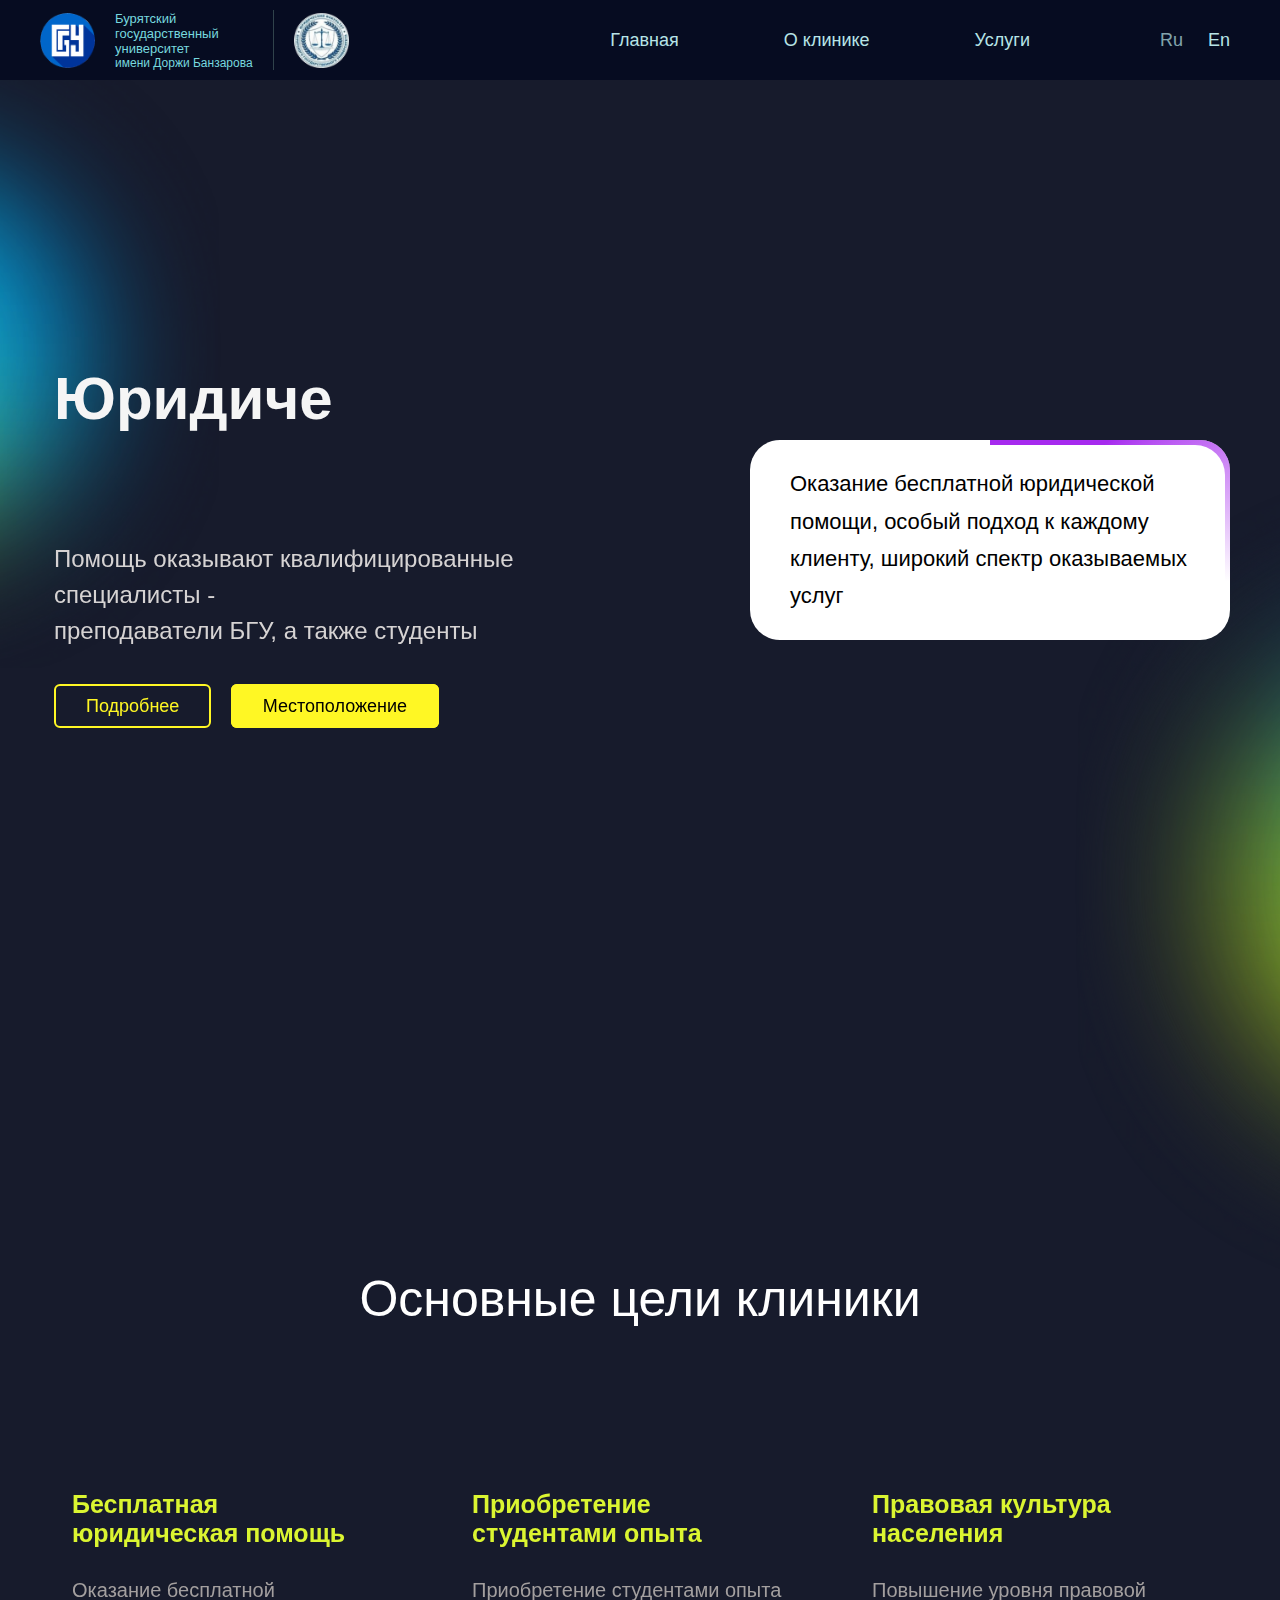
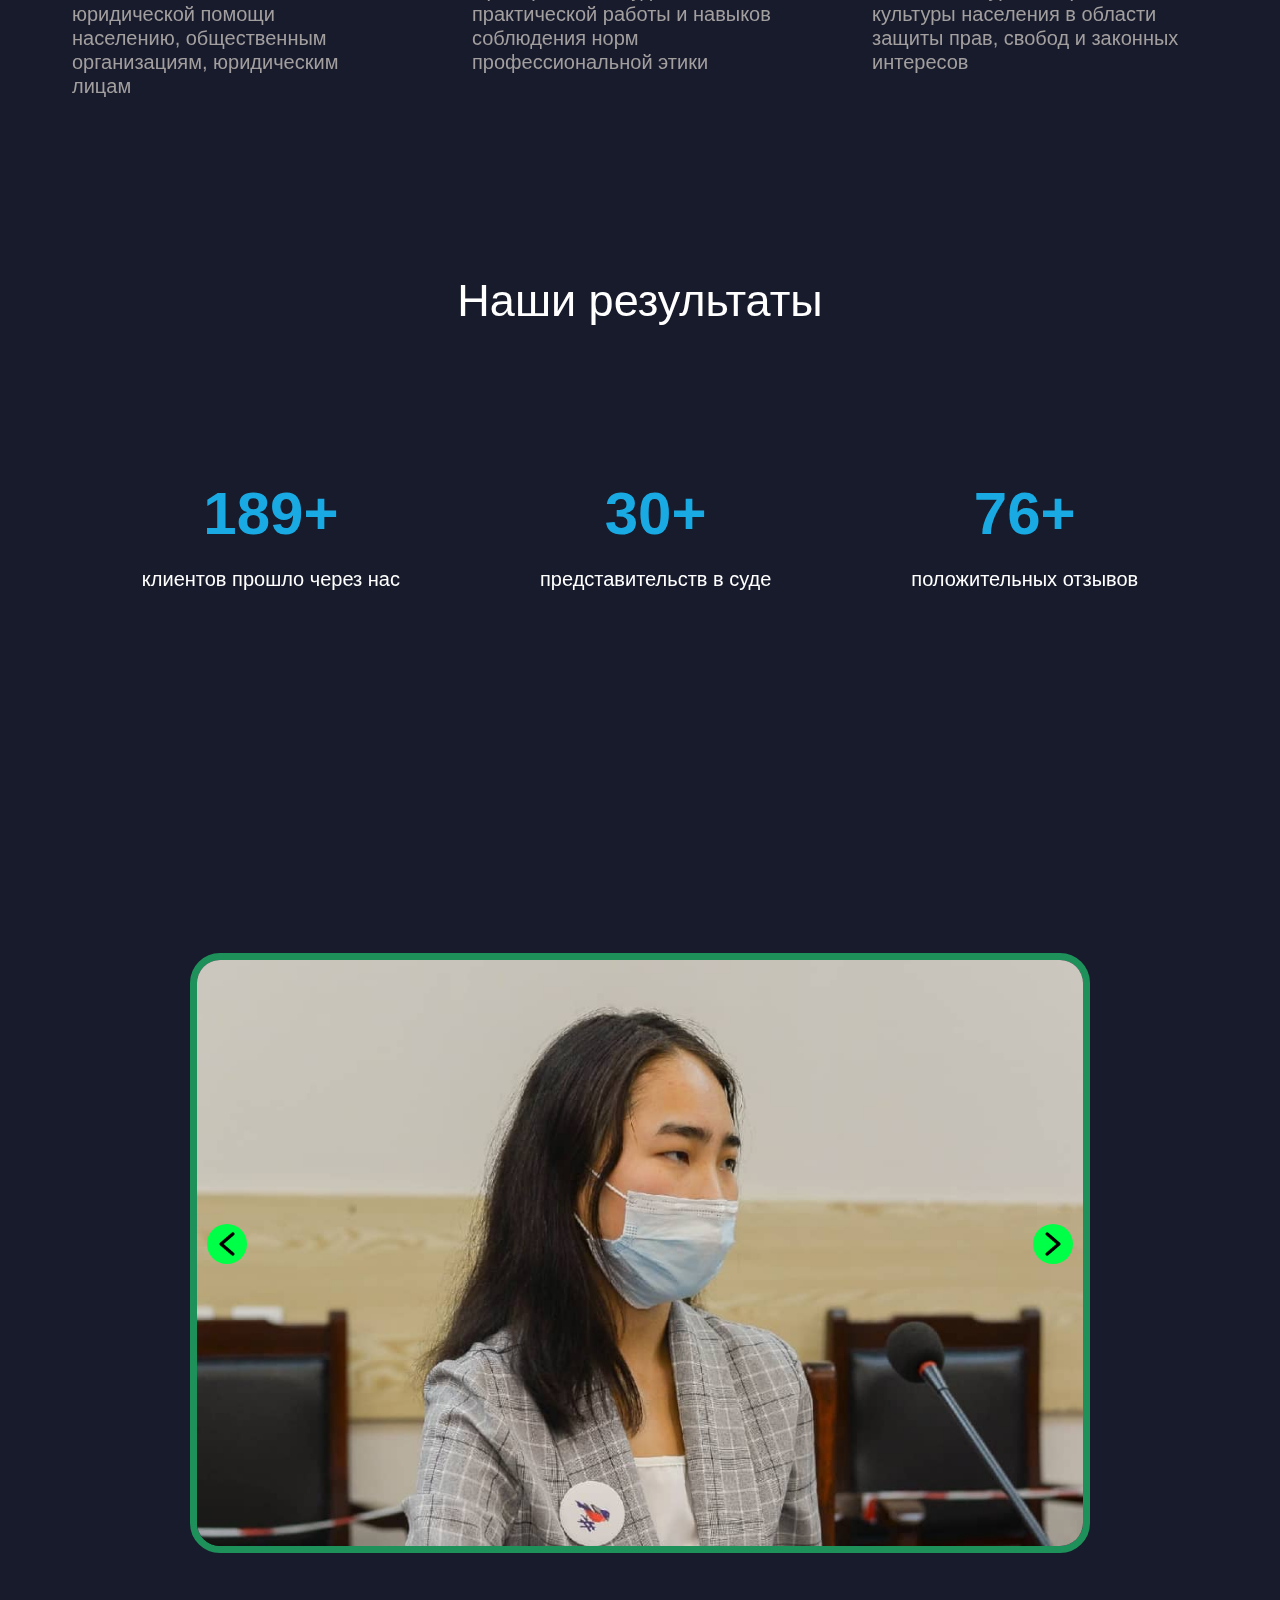
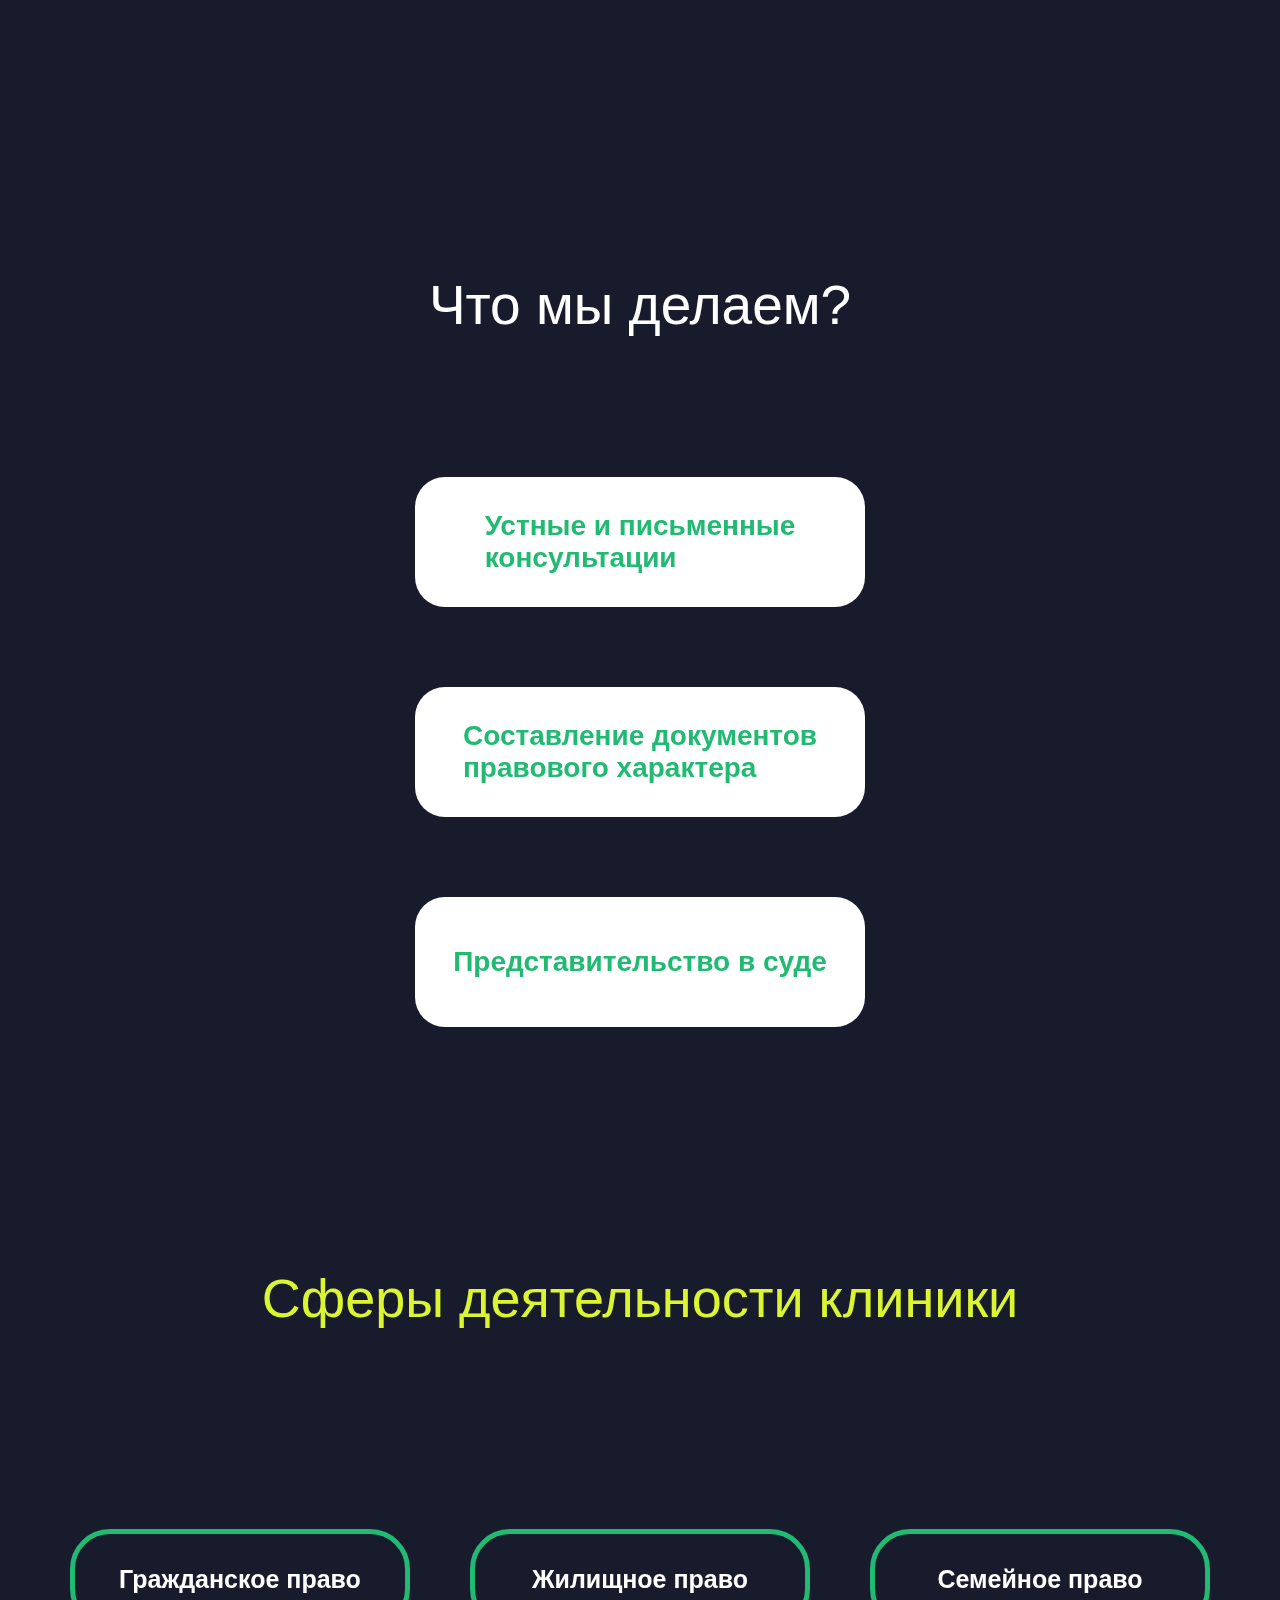
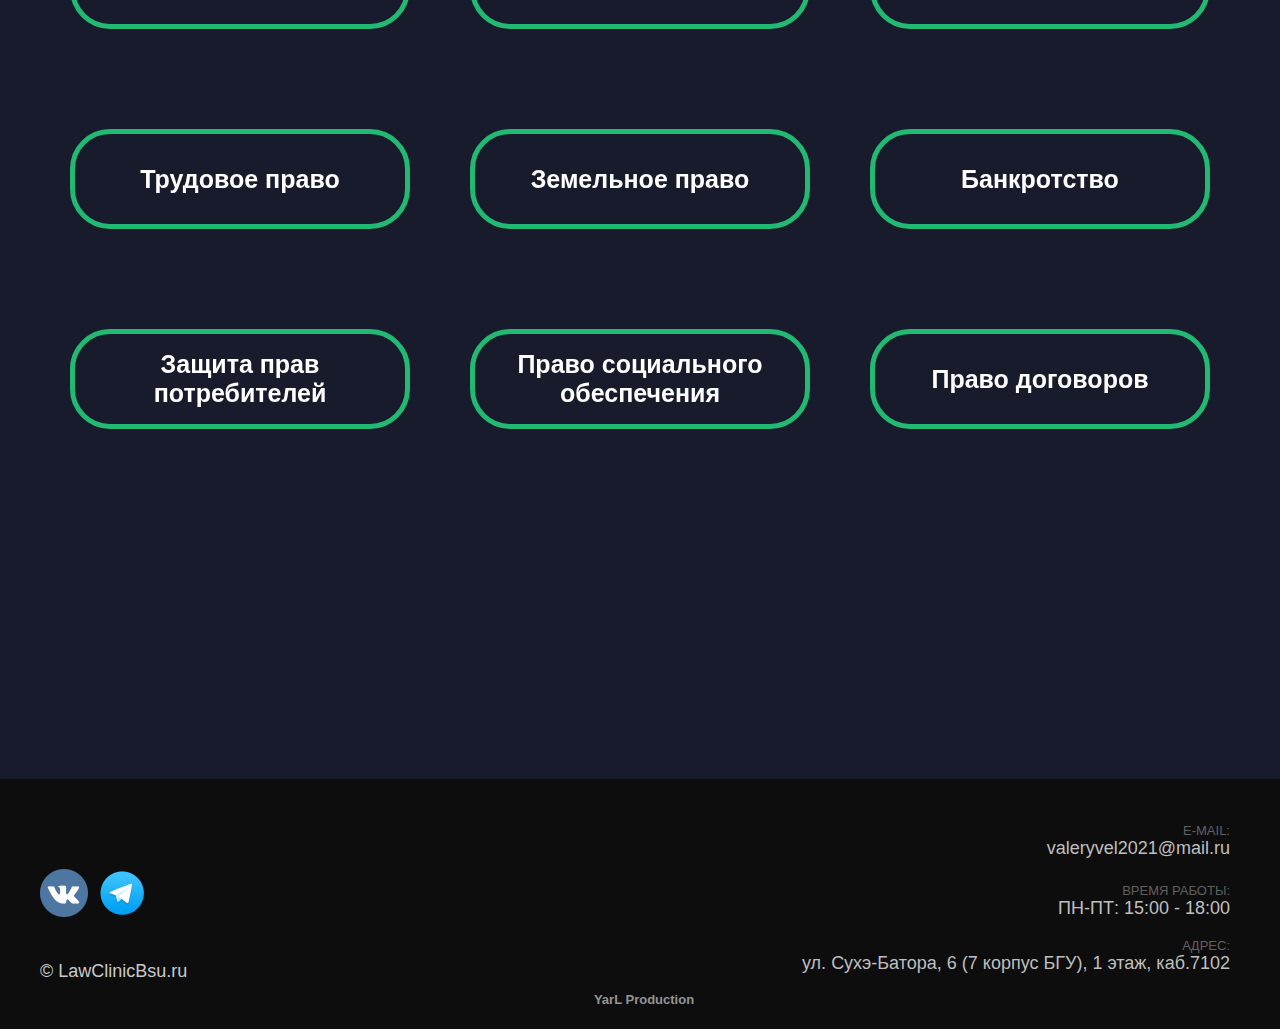
<file: index.html>
<!DOCTYPE html>
<html>
<head>
    <meta charset="UTF-8"/>
    <meta name="viewport" content="width=device-width, initial-scale=1" >
    <title>Юридическая клиника БГУ им. Доржи Банзарова</title>
    <link rel="stylesheet" href="styles.css" type="text/css">
    <link rel="shortcut icon" href="img/LD_logo — short.jpg">
</head>
<body>
    
        
        
        <header class="menu-board">

            <div class="container">

                <div class="menu__inner">

                    <div class="menu__logo">
                        <img class="logo" src="img/BSU_logo.jpg" alt="">
                        <div class="logo__text">
                            <p>Бурятский<br>государственный<br>университет<br></p>
                            <p class="logo__subtitle">имени Доржи Банзарова</p>
                        </div>
                        <span class="line"></span>
                        <img class="logo logo--right" src="img/LD_logo.jpg" alt="">
                    </div>

                    <nav class="nav">
                        <div class="nav__btn">
                            <a data-target="intro-board" class="nav__link">Главная</a>
                            <a data-target="about-clinic" class="nav__link">О клинике</a>
                            <a data-target="ways-and-branches" class="nav__link">Услуги</a>
                            <a style="display: none;" class="nav__link nav__link--btn">Подать заявку</a> <!--Later-->
                        </div>
                        <div class="languages">    
                            <a class="nav__link" style="opacity: .7; cursor: default;">Ru</a>
                            <a href="En.html" class="nav__link">En</a>
                        </div>
                    </nav>

                    <div class="menu-mobile">

                        <div class="menu-mobile__header">
                            <span></span>
                            <span></span>
                            <span></span>
                        </div>

                        <div class="menu-mobile__side hidden">
                            <div class="menu-mobile__hide">Скрыть</div>
                            <img class="logo" src="img/BSU_logo.jpg" alt="">
                            <ul class="menu-mobile__buttons">
                                <li data-target="intro-board" class="menu-mobile__item">Главная</li>
                                <li data-target="about-clinic" class="menu-mobile__item">О клинике</li>
                                <li data-target="ways-and-branches" class="menu-mobile__item">Услуги</li>
                            </ul>
                            <a href="En.html" class="menu-mobile__en">En</a>
                        </div>


                        <div class="blackout hidden"></div>
                    </div>
                    
                </div> <!--/.menu__inner-->
               
            </div>
        </header> <!--/.menu-board-->

        
            <div class="intro-board">
                <div class="container">
                    <div class="intro__inner">
                        <div class="intro__typing-text">
                            <div class="intro__typing-text-title"><h1 ><span id="autoTypingText"></span></h1></div>
                            <p>Помощь оказывают квалифицированные специалисты -<br> преподаватели БГУ, а также студенты</p>
                            <div class="btns">
                                <a data-target="about-clinic" class="btn--left">Подробнее</a>
                                <a class="btn--right">Местоположение</a>  
                            </div>
                        </div>
                
                            <div class="block-for-text">
                                <span>
                                    Оказание <b style="color: black">бесплатной</b> юридической помощи, <b style="color: black">особый</b> подход к каждому клиенту, широкий спектр оказываемых услуг
                                </span>
                            </div>
                        
                    </div>
                </div>
                <img class="blurred-pictures left" data-animate="left" data-degree-left="360" style="left: -450px; top: 0; height: 700px;" src="img/grt.jpg" alt="">
                <img class="blurred-pictures right" data-animate="right" data-degree-right="0" style="left: calc(50% + 400px); top: 450px;" src="img/grt.jpg" alt="">
                <img src="img/grt.jpg" alt="" class="blurred-pictures moving top">
                <img src="img/grt.jpg" alt="" class="blurred-pictures moving bottom">
            </div>
        

        
        <div class="about-clinic">

            <div class="container">

                <div class="about__inner">

                    <div class="purposes">

                        <div class="purposes__header">
                            Основные цели клиники
                        </div>

                    
                        <div class="purposes__content">
                            <div class="purposes__block">
                                <h4 class="purposes__title">Бесплатная юридическая помощь</h4>
                                <p class="purposes__subtitle">Оказание бесплатной юридической помощи населению, общественным организациям, юридическим лицам</p>
                            </div>

                            <div class="purposes__block">
                                <h4 class="purposes__title">Приобретение студентами опыта</h4>
                                <p class="purposes__subtitle">Приобретение студентами опыта практической работы и навыков соблюдения норм профессиональной этики</p>
                            </div>

                            <div class="purposes__block">
                                <h4 class="purposes__title">Правовая культура<br> населения</h4>
                                <p class="purposes__subtitle">Повышение уровня правовой культуры населения в области защиты прав, свобод и законных интересов</p>
                            </div>

                        </div>

                        <div class="results">
                            <div class="results__header">Наши результаты</div>
                            <div class="result__numbers">

                                <div class="result__item">
                                    <h3 id="1" class="result__number">1</h3>
                                    <p class="result__name">клиентов прошло через нас</p>
                                </div>

                                <div class="result__item">
                                    <h3 id="2" class="result__number">1</h3>
                                    <p class="result__name">представительств в суде</p>
                                </div>

                                <div class="result__item">
                                    <h3 id="3" class="result__number">1</h3>
                                    <p class="result__name">положительных отзывов</p>
                                </div>

                            </div>
                        </div>
                    </div>

                    

                </div>

            </div>

        </div>

        <div class="carousel">
            <div class="carousel__inner">
                
                
                    <div class="carousel__gallery"> 
                        <div class="carousel__btn left"><img class="left" src="img/next.png" alt=""></div>
                        <div class="carousel__btn right"><img src="img/next.png" alt=""></div>
                            <div class="wrapper">
                                <img class="carousel__slide" src="img/1.jpg" alt="">
                            
                                <img class="carousel__slide" src="img/2.jpg" alt="">
                            
                                <img class="carousel__slide" src="img/3.jpg" alt="">
                            
                                <img class="carousel__slide" src="img/4.jpg" alt="">
                            
                                <img class="carousel__slide" src="img/5.jpg" alt="">

                                <img class="carousel__slide" src="img/7.jpg" alt="">
                            </div>
                    </div>
                    
               
                
            </div>
        </div> <!--./carousel-->

        <div class="ways-and-branches">

            <div class="container">

                <div class="ways-and-branches__inner">

                    <div class="ways">

                        <div class="ways__header">Что мы делаем?</div>

                        <div class="ways__content">

                            <div  class="ways__block first"> 
                                    <h4 class="ways__text">Устные и письменные<br> консультации</h4>
                                <div class="border">
                                    <div class="border__inner">
                                        <div data-rotate-direction="left" class="border__border right"></div>
                                    </div>
                                </div>
                                    
                                
                            </div>

                            <div  class="ways__block second">
                                
                                <h4 class="ways__text">Cоставлениe документов<br> правового характера</h4>
                                <div class="border">
                                    <div class="border__inner">
                                        <div data-rotate-direction="right" class="border__border left"></div>
                                    </div>
                                </div>
                            </div>

                            <div class="ways__block third">
                                <h4 class="ways__text">Представительство в суде</h4>
                                <div class="border">
                                    <div class="border__inner">
                                        <div data-rotate-direction="left" class="border__border right"></div>
                                    </div>
                                </div>
                            </div>

                        </div>

                    </div>

                    <div class="branches">
                        
                        <div class="branches__header">Сферы деятельности клиники</div>
                        <div class="branches__content">
                            <div class="branches__wrapper">
                                <div class="branches__block">
                                    <h4 class="branches__title">Гражданское право</h4>
                                </div> 

                                <div class="branches__block">
                                    <h4 class="branches__title">Жилищное право</h4>
                                </div> 

                                <div class="branches__block">
                                    <h4 class="branches__title">Семейное право</h4>
                                </div> 
                            </div>
                            <div class="branches__wrapper">
                                <div class="branches__block">
                                    <h4 class="branches__title">Трудовое право</h4>
                                </div>
                                
                                <div class="branches__block">
                                    <h4 class="branches__title">Земельное право</h4>
                                </div>
                                
                                <div class="branches__block">
                                    <h4 class="branches__title">Банкротство</h4>
                                </div>
                            </div>
                            <div class="branches__wrapper">    
                                <div class="branches__block">
                                    <h4 class="branches__title">Защита прав потребителей</h4>
                                </div> 
                                
                                <div class="branches__block">
                                    <h4 class="branches__title">Право социального<br> обеспечения</h4>
                                </div> 
                                
                                <div class="branches__block">
                                    <h4 class="branches__title">Право договоров</h4>
                                </div>    
                            </div>
                        </div>
                        
                    </div>
                
                </div>
                

            </div>

        </div> <!--/.ways-and-branches-->

        
        <div class="wrapper-map">
            <div id="map" class="map hidden"></div>
        </div>
        


        <footer class="footer">
            
                <div class="footer-content">

                <div class="footer-socials">
<!--                     <a target="_blank" href="https://www.instagram.com/yur_klinika_bsu03/?utm_medium=copy_link" class="footer-socials-icon">
                    <div class="instagram opacity-hover"></div>
                    </a> -->
                    <a target="_blank" href="https://vk.com/legalclinicbsu" class="footer-socials-icon">
                    <div class="vk opacity-hover"></div>
                    </a>
                    <a target="_blank" href="https://t.me/jurklinikabsu" class="footer-socials-icon">
                    <div class="telegram opacity-hover"></div>
                    </a>
                </div>

                <div class="footer-copyright">
                © LawCliniсBsu.ru  
                </div>

                <div class="footer-email">
                    <div class="footer-email-prefix">e-mail:</div>
                    <div class="footer-email-content">valeryvel2021@mail.ru</div>
                </div>

                <div class="footer-adress">
                <div class="footer-adress-prefix">aдрес:</div>
                <div class="footer-adress-content">ул. Сухэ-Батора, 6 (7 корпус БГУ), 1 этаж, каб.7102</div>
                </div>

                <div class="footer-workinghours">
                    <div class="footer-workinghours-prefix">время работы:</div>
                    <div class="footer-workinghours-content">ПН-ПТ: 15:00 - 18:00</div>
                </div>

                <div class="footer-author">
                YarL Production
                </div>
                
                </div> <!--/.footer-content-->

         </footer>
    

    <script src="https://api-maps.yandex.ru/2.1/?lang=ru_RU&amp;apikey=bd1f120d-f54d-42bd-9473-76cf481852d5"></script>
    <script async type="module" src="textEffect.js"></script>
    <script src="app.js"></script>
</body>

</html>
</file>
<file: styles.css>
* {
    z-index: 10;
    box-sizing: border-box;
    margin: 0;
    border: 0;
    padding: 0;
}

body {
    background-color: #171b2c;
    font-family: 'SBSansDisplay',Arial,sans-serif;
    color: #fff;
    margin: 0;
    padding: 0;
    border: 0;
    -webkit-font-smoothing: antialiased;
    
}

/* Container
 =================*/

.container {
    z-index: 600;
    width: 100%;
    max-width: 1600px;
    margin: 0 auto;
    position: relative;
    height: 100%;
}

/* Header
 =================*/

.menu-board {
    /* position: fixed; */
    background-color: #060c21;
    height: 80px; 
    width: 100%;
    z-index: 4000;
    position: fixed;
}

.menu__inner {
    z-index: 4000;
    display: flex;
    justify-content: space-between;
    align-items: center;
    height: 100%;

}

.menu__logo {
    display: flex;
    align-items: center;
}

.logo {
    height: 55px;
    width: 55px;
    margin-right: 10px;
}

.logo.logo--right {
    margin-left: 10px;
}

.logo__text {
    font-size: 13px;
    color: #77d8df;
    margin: 0 10px
 }

.logo__subtitle {
    font-size: 12px;
} 

.line {
    width: 1px;
    height: 60px;
    background-color: rgb(48, 67, 75);
    margin: 0 10px;
}

.nav {
    font-size: 18px;
    display: flex;
    justify-content: space-between;
    position: relative;
    z-index: 10;
}

.nav__link {
    cursor: pointer;
    margin: 0 50px;
    text-decoration: none;
    color: #b7e4e7;
    transition: color 0.2s linear;
}

.nav__link:hover {
    color: #ffba24;
}

.nav__link.nav__link--btn {
    color: #fff;
    background-color: #1e915b;
    padding: 15px;
    border-radius: 6px;
}

.nav__link.nav__link--btn:hover {
    background-color: #37c281;
}

.languages {
    margin-left: 70px;
}

.languages .nav__link {
    margin: 0 10px;
}

/* Intro
 =================*/

.intro-board {
    position: relative;
    min-height: 700px;
    width: 100%;
    background-color: #171b2c;
    overflow: hidden;
    padding: 90px 10px;
}

.intro__inner {
    display: flex;
    height: 100vh;
    flex-direction: row;
    justify-content: space-between;
    align-items: center;
}

.blurred-pictures {
    position: fixed;
    z-index: 4;
}

.blurred-pictures.left {
    animation: blurred-pictures-left 12s linear infinite;  
}

.blurred-pictures.right { 
    animation: blurred-pictures-right 12s linear infinite;  
}

.blurred-pictures.moving {
height: 300px;
width: 300px;
}

.blurred-pictures.moving.top {
    top: 50px;
    left: -1000px;
    animation: moveDown 25s linear infinite;
}

@keyframes moveDown {
    25% {
        left: calc(50% + 400px);
        top: 250px;
    }
    50% {
        top: 550px;
        left: 600px;
    }
    75% {
        top: 800px;
        left: 200px;
    }
    100% {
        top: 50px;
        left: -600px;
        transform: rotate(360deg);
    }
}

.blurred-pictures.moving.bottom {
    left: calc(50% + 950px);
    top: 800px;
    animation: moveUp 30s linear infinite;
}

@keyframes moveUp {
    25% {
        
        top: 0px;
    }
    50% {
        top: 400px;
        left: 200px;
    }
    75% {
        top: 700px;
        left: 800px;
    }
    100% {
        top: -100px;
        left: 2000px;
        transform: rotate(360deg);
    }
}

@keyframes blurred-pictures-left {
    to {
        transform:rotate(-360deg);
    }
}

@keyframes blurred-pictures-right {
    to {
        transform:rotate(360deg);
    }
}

.block-for-text {
    height: 270px;
    width: 580px;
    flex-wrap: wrap;
    align-content: center;
    flex-direction: column;
    justify-content: center;
    display: flex;
    z-index: 5;
    position: relative;
    background-color: white;
    border-radius: 30px;
    align-items: center;
    overflow: hidden;
}

.block-for-text::before {
    content: '';
    background-image: conic-gradient(
        #a62aee 50deg,
        transparent 100deg
    );
    width: 700px;
    height: 700px;
    position: absolute;
    border-radius: 30px;
    animation: rotate 4s linear infinite;
}

@keyframes rotate {
    0% {
        transform: rotate(0deg);
    }
    100% {
        transform: rotate(-360deg);
    }
}

.block-for-text::after {
    content: '';
    width: 570px;
    height: 260px;
    position: absolute;
    background-color: white;
    border-radius: 30px;
    display: flex;
    justify-content: center;
    align-items: center;
}

.block-for-text span {
    z-index: 5;
    color: black;
    width: 500px;
    font-size: 28px;
    font-weight: 300;
    font-family: 'SBSansDisplay',Arial,sans-serif;
    line-height: 1.7;
}

.intro__typing-text {
    border-radius: 30px;
    position: relative;
    height: 400px; 
    width: 700px; 
    z-index: 5;
    display: flex;
    flex-direction: column;
    justify-content: space-around;
    overflow: hidden;
    padding-left: 4px;
}

/* .intro__typing-text::before {
    content: '';
    background-image: conic-gradient(
        #a62aee 0deg,
        transparent 100deg
    );
    width: 800px;
    height: 700px;
    position: absolute;
    
    left: -125px;
    border-radius: 30px;
    animation: rotateTyping 4s linear infinite;
}

@keyframes rotateTyping {
    0% {
        transform: rotate(0deg);
    }
    100% {
        transform: rotate(-360deg);
    }
}

.intro__typing-text::after {
    content: '';
    width: 565px;
    height: 390px;
    position: absolute;
    background-color: hsl(229, 31%, 13%);
    border-radius: 30px;
    display: flex;
    justify-content: center;
    align-items: center;
    z-index: 3;
} */

.intro__typing-text-title {
    height: 150px;
}

.intro__typing-text p {
    color: rgb(214, 211, 211);
    font-size: 24px;
    line-height: 1.5;
}

.intro__typing-text .btns {
    width: 400px;
}

.intro__typing-text a{
    font-size: 18px;
    margin-top: 30px;
    display: inline;
    border-radius: 6px;
    border:  2px solid #fff724;
    color: #fff724;
    padding: 10px 30px;
    text-decoration: none;
}

.intro__typing-text .btn--right {
    background-color: #fff724;
    color: #000;
    margin-left: 15px;
}

.intro__typing-text .btn--right:hover {
    background-color: rgb(231, 227, 89);
}

.intro__typing-text .btn--left:hover {
    background-color: #000
}

#autoTypingText {
    font-size: 70px;
    color: whitesmoke;
}

/* About-clinic
 =================*/

 .about-clinic {
     padding-top: 100px;
     position: relative;
 }

.about__inner {
    padding: 90px 0;
}

.purposes {
    display: flex;
    flex-direction: column;
    align-items: center;
    position: relative;
}

.purposes__header {
    margin-bottom: 150px;
    font-size: 54px;
}

.purposes__content {
    display: flex;
    justify-content: space-between;
}

.purposes__title {
    color: #dbf531;
    font-size: 30px;
}

.purposes__subtitle {
    line-height: 1.2;
    font-size: 20px;
    margin-top: 30px;
    color: #a39f9f;
}

.purposes__block {
    width: 33.33333%;
    padding: 10px 30px 75px;
    margin-right: 20px;
    border-radius: 10px;
    border: 2px solid;
    border-color: transparent;
    transition: border-color 0.2s linear;
}

.purposes__block:hover {
    border-color: #dbf531;
}

.results {
    display: flex;
    flex-direction: column;
    align-items: center;
}

.results__header {
font-size: 45px;
margin: 100px 0;

}

.result__numbers {
    border-radius: 10px;
    border: 2px solid;
    display: flex;
    border-color: transparent;
    transition: border-color 0.2s linear;
}

.result__numbers:hover {
    border-color: #19aae3;
}

.result__item {
    padding: 50px 70px;
    margin: 0 50px;
}

.result__number {
    color: #19aae3;
    text-align: center;
    font-size: 60px;
}

.result__number::after {
    content: '+';
}

.result__name {
    margin-top: 20px;
    font-size: 20px;
    text-align: center;
}

/* Carousel
 =================*/

.carousel__inner {
    
    margin: 200px 0;
    
    
    display: flex;
    flex-direction: row;
    align-items: center;
    justify-content: space-evenly;
    
    position: relative;
    height: 640px;
    z-index: 10;
    
}

.carousel__gallery{
    width: 900px;
    height: 600px;
    position: relative;
    z-index: 10;
    border-radius: 30px;
    overflow: hidden;
    border: 7px solid #1e915b;
}



.carousel__slide {
    width: 900px;
    display: block;
    max-height: 600px;
    position: absolute;
    z-index: 5;
    top: 0;
    left: 0;
    transition: left ease .7s;
}

.wrapper:last-child {
    z-index: 1 !important;
}

.carousel__btn {
    background-color: rgb(0, 255, 71);
    top: 45%;
    z-index: 15;
    position: absolute;
    border-radius: 30px;
    height: 40px;
    width: 40px;
    
}

.carousel__btn:hover {
    cursor: pointer;
    background-color: rgb(42, 206, 89);
}

.carousel__btn.left {
    left: 10px;
}

.carousel__btn.right {
    right: 10px;
}

.carousel__btn img {
    width: 100%;
    height: 100%;
    
}

.carousel__btn .left {
    transform: rotate(180deg);
}

/* Ways-and-branches
 =================*/

.ways-and-branches {
    position: relative;
    padding-top: 100px;
}

.ways-and-branches__inner {
    margin-bottom: 300px;
}

.ways {
    display: flex;
    flex-direction: column;
    align-items: center;
}

.ways__content {
    margin-top: 100px;
    display: flex;
    flex-direction: column;
    width: 100%;
}

.ways__header {
    font-size: 55px;
}

.ways__block {
    display: flex;
    color: #21ba72;
    font-size: 25px;
    margin: 25px 50px;
    justify-content: center;
    align-items: center;
    position: relative;
    background-color: transparent;
    z-index: 9999;
    height: 160px;
    width: 450px;
}

.ways__block.first {
    left: 50%;
}

.ways__block.second {
    left: 10%;
}

.ways__block.third {
    left: 50%;
}

.ways__text {
    pointer-events: none;
    font-size: 28px;
}

.border {
    position: absolute;
    z-index: 6;
    height: 130px;
    width: 450px;
}

.border__inner {
    position: absolute;
    height: inherit;
    width: inherit;
}

.border__border {
    position: absolute;
    background-color: #fff;
    height: 130px;
    width: 450px;
    border-radius: 30px;
    transition: transform .1s linear;
}

.border__border.right {
    transform: rotate(-1deg);
}

.border__border.left {
    transform: rotate(1deg);
}

.ways__huge-number {
    position: absolute;
    color: #fff;
    font-size: 200px;
    opacity: .1;
    top: -25px;
    left: -125px;
    z-index: 1000;
}

.branches {
    margin-top: 200px;
    display: flex;
    flex-direction: column;
    align-items: center;
}

.branches__content {
    position: relative;
    display: flex;
    flex-direction: column;
    width: 100%;
}

.branches__wrapper {
    display: flex;
    flex-direction: row;
    justify-content: space-around;
    margin: 50px 0;
}

.branches__block {
    border-radius: 40px;
    border: 5px solid #21ba72;
    display: flex;
    flex-direction: column;
    justify-content: center;
    align-items: center;
    width: 380px;
    height: 100px;
    transition: border-color linear .1s;
    text-align: center;
}

.branches__block:hover {
    background-color: #1e915b;
    color: #fff;
}

.branches__title {
    transition: opacity linear .1s;
    font-size: 25px;
}
.branches__block:hover .branches__title {
    opacity: .7;
    
}

.branches__header {
    color:#dbf531;
    margin-bottom: 150px;
    font-size: 54px;
}

/* Map
 =================*/

 .wrapper-map {
     position: fixed;
     width: 100%;
     height: 100vh;
     display: flex;
     flex-direction: column;
     z-index: 9999;
     align-items: center;

 }

 :root {
     --mapHeight: 600px;
 }

.map {
    display: none;
    position: fixed;
    height: 600px;
    width: 600px;
    background-color: #fff;
    top: calc(50% - var(--mapHeight) / 2);
    
    z-index: 9999;
    opacity: 1;
    transition: .2s;
}

.blackout {
    display: none;
    position: fixed;
    width: 100%;
    height: 100vh;
    top: 0;
    left: 0;
    background: #000;
    transition: .25s;
    opacity: .76;  
    z-index: 1000;
    transition: opacity linear .2s;
}

.blackout.hidden {
    opacity: 0;
}

.map.hidden {
    opacity: 0;
}

[class*="copyrights-pane"] {
    display: none !important;
}

[class*="balloon__close-button"] {
    opacity: 1;
}

.balloon {
    height: 45px; 
}

.balloon__adress {
    color: #060c21;
}

.balloon__contacts a {
    text-decoration: none;
    z-index: 10;
}

/* Menu-mobile
 =================*/

 .menu-mobile {
     position: relative;
     
 }

 .menu-mobile__header {
     flex-direction: column;
     align-items: center;
     justify-content: center;
     display: flex;
     cursor: pointer;
 }

 .menu-mobile__header span {
     position: relative;
     height: 10px;
     width: 35px;
     border-top: 3px solid #dbf531;
 }

.menu-mobile__side {
    display: none;
    position: fixed;
    width: 280px;
    height: 100vh;
    top: 0;
    background-color: #171b2c;
    right: 0;
    transform: translate(0,0);
    transition: transform linear .15s;
    z-index: 9999;
}

.menu-mobile__side .logo {
    position: absolute;
    top: 10px;
    left: 20px;
}

.menu-mobile__side.hidden {
    transform: translate(100%,0);
}


.menu-mobile__hide {
    cursor: pointer;
    position: absolute;
    display: flex;
    align-items: center;
    height: 40px;
    top: 12px;
    right: 40px;
}

.menu-mobile__buttons {
    list-style: none;
    margin-top: 100px;
    padding: 0;
}

.menu-mobile__item {
    border-radius: 50px;
    font-size: 17px;
    cursor: pointer;
    color: #b7e4e7;
    padding-left: 20px;
    display: flex;
    height: 50px;
    width: 100%;
    max-height: 8vh;
    justify-content: center;
    flex-direction: column;
    font-weight: 600;
    margin-bottom: 10px;
}

.menu-mobile__item:hover {
    background-color: #1e915b;
    color: #fff;
}

.menu-mobile__en {
    position: absolute;
    bottom: 4%;
    left: 25px;
    color: #b7e4e7;
    font-size: 17px;
    font-weight: 600;
    text-decoration: none;
    height: 40px;
    width: 40px;
    text-align: center;
}

/* Footer
 =================*/

.footer {
    position: relative;
    width: 100%;
    padding: 40px;
    background: #0d0d0e;
    color: #fff;
}

.footer-content {
   position: relative;
   display: flex;
   width: 100%;
   height: 100%;
}

.footer-socials {
   display: flex;
}

.footer-socials-icon {
   margin-right: 10px;
}

.instagram {
   width: 48px;
   height: 48px;
   background: url(img/instagram.jpg);
   fill: #fff;
}

.vk {
width: 48px;
height: 48px;
background: url(img/vk.jpg);
}

.telegram {
width: 48px;
height: 48px;
background: url(img/telegram.jpg); 
}

.opacity-hover:hover {
    opacity: .7;
}

.footer-copyright {
font-size: 18px;
line-height: 100%;
color: #c9c9c9;
}

.footer-email,
.footer-workinghours,
.footer-adress {
display: flex;
flex-direction: column;
}

.footer-email-prefix,
.footer-adress-prefix,
.footer-workinghours-prefix {
font-size: 13px;
font-weight: 400;
color: #616060;
text-transform: uppercase;
}

.footer-email-content,
.footer-adress-content,
.footer-workinghours-content {
font-size: 18px;
color: #bfbfbf;
}

.footer-author {
opacity: .76;
font-size: 13px;
display: flex;
width: 128px;
height: 50px;
}

@media (min-width: 1600px) {
.footer {
    height: 269px;
   }
}
@media (min-width: 1025px) {
.footer {
        height: 250px;
}
.footer-socials {
        position: absolute;
        top: 50px;
}
.footer-copyright {
        position: absolute;
        top: 143px;
}
.footer-email {
        position: absolute;
        align-items: flex-end;
        right: 10px;
        bottom: 130px;
}
.footer-workinghours {
        position: absolute;
        align-items: flex-end;
        right: 10px;
        bottom: 70px;
}
.footer-adress {
    position: absolute;
    align-items: flex-end;
    right: 10px;
    bottom: 15px;
}
.footer-author {
    position: absolute;
    align-items: center;
    justify-content: center;
    left: 45%;
    top: 155px;
    color: #bfbfbf;
    border-radius: 20px;
    font-weight: 600;
}
}
@media (max-width: 1024px) {
.footer-content {
    flex-direction: column;
    align-items: center;
}
.footer-content>:not(haha) {
    margin-top: 20px;
    align-items: center;
    justify-content: center;
}
.footer-email,
.footer-adress,
.footer-workinghours {
    align-items: center;
    text-align: center;
}
}

/* Media
=================*/

@media (max-width: 1600px) {
    /* .menu__inner {
        padding: 10px 40px;
    }

    .intro__inner {
        padding: 10px 40px;
    } */

    .container {
        padding: 0 40px ;
    }

    .block-for-text {
        width: 480px;
        height: 200px;
    }

    .block-for-text::after {
        width: 470px;
        height: 190px;
    }

    .block-for-text span {
        font-size: 22px;
        width: 400px;
    }
}

@media (max-width: 1367px) {
    .intro__typing-text {
        width: 575px;
    }

    .intro__typing-text-title {
        height: 130px;
    }

    #autoTypingText {
        font-size: 60px;
    }

    .purposes__header {
        font-size: 50px;
    }
    
    .purposes__title {
        font-size: 25px;
    }

    .result__item {
        margin: 0;
    }

    .ways__content {
        align-items: center;
    }

    .ways__block.first,
    .ways__block.second,
    .ways__block.third {
        left: 0;
    }

    .border__border.left,
    .border__border.right {
        transform: none;
    }

    .branches__block {
        width: 340px;
    }
}

@media (min-width: 1201px) {
    .menu-mobile__header {
        display: none;
    }

    .menu-mobile {
        position: absolute;
    }
}

@media (max-width: 1200px) {
    .nav {
        display: none;
    }

    .block-for-text {
        display: none;
    }
    
    .intro__typing-text {
        width: 100%;
    }

    .intro__typing-text p {
        font-size: 28px;
    }

    .intro__typing-text .btns {
        width: 100%;
    }

    .intro__typing-text a {
        font-size: 25px;
    }

    .intro__inner {
        flex-direction: column;
        justify-content: center;
        align-items: normal;
    }

    .intro__typing-text-title {
        height: 150px;
    }

    #autoTypingText {
        font-size: 70px;
    }

    .purposes__header {
        font-size: 45px;
    }
    
    .purposes__title {
        font-size: 24px;
    }

    .purposes__subtitle {
        font-size: 18px;
    }

    .branches__wrapper {
        justify-content: space-between;
    }

    .branches__block {
        width: 280px;
    }

    .branches__title {
        font-size: 22px;
    }
}

@media (max-width: 991px) {
    .intro-board {
        padding: 90px 0;
    }

    .intro__typing-text {
        padding: 0;
    }

    .intro__typing-text p {
        font-size: 25px;
    }

    .intro__typing-text a {
        border-radius: 15px;
        font-size: 20px;
    }

    .carousel__gallery {
        width: 700px;
        height: 466px;
    }

    .carousel__slide {
        width: 700px;
    }

    .branches__wrapper {
        justify-content: space-around;
    }

    .branches__block {
        width: 200px;
        height: 85px;
    }

    .branches__title {
        font-size: 18px;
    }

    .purposes__content {
        flex-direction: column;
        align-items: center;
    }

    .purposes__block {
        width: 60%;
        margin-bottom: 20px;
    }

    /* .purposes__header {
        font-size: ;
    } */

    .purposes__subtitle {
        font-size: 18px;
    }

    .result__item {
        padding: 50px 40px;
    }

    .branches__header {
        font-size: 46px;
    }
}

@media (max-width: 767px) {
    .menu-board {
        height: 60px;
    }

    .logo {
        width: 45px;
        height: 45px;
    }

    .logo__text {
        display: none;
    }

    .line {
        height: 45px;
    }

    .purposes__block {
        width: 80%;
    }

    .results {
        width: 100%;
    }

    .result__numbers {
        flex-direction: column;
        width: 100%;
    }

    .result__item {
        padding: 50px 0px;
    }

    .result__name {
        font-size: 22px;
    }

    .result__number {
        font-size: 50px;
    }

    .carousel__inner {
        margin: 50px 0;
        height: 400px;
    }

    .carousel__gallery {
        width: 500px;
        height: 332px;
    }

    .carousel__slide {
        width: 500px;
    }

    .branches__header {
        font-size: 33px;
    }

    .branches__wrapper {
        flex-direction: column;
        margin: 0;
    }

    .branches__wrapper:nth-child(3) {
        border-bottom: 1px solid #3c4050 ;
    }

    .branches__block {
        width: 100%;
        border: 0;
        border-top: 1px solid #3c4050;
        border-radius: 0;
    }

    .branches__title {
        font-size: 23px;
    }
}

@media (max-width: 575px) {
    .container {
        padding: 0 20px;
    }

    .logo.logo--right,
    .line {
        display: none;
    }

    .intro__typing-text {
        height: 500px;
    }

    #autoTypingText {
        font-size: 45px;
    }

    .intro__typing-text p {
        font-size: 20px;
    }

    .intro__typing-text .btns {
        display: flex;
        flex-direction: column-reverse;
        width: 100%; 
    }

    .intro__typing-text .btn--right {
        margin-left: 0;
    }

    .intro__typing-text a {
        font-size: 18px;
        text-align: center;
        margin: 15px 0 ;
    }

    :root {
        --mapHeight: 500px;
    }

    .map {
        width: 90%;
        height: 500px;
    }
    
    .about-clinic {
        padding-top: 0;
    }

    .purposes__header {
        font-size: 28px;
        font-weight: 600;
        margin-bottom: 75px;
        text-align: center
    }

    .ways__header {
        font-size: 40px;
    }

    .ways__block {
        width: 350px;
    }

    .border,
    .border__border {
        width: 350px;
    }

    .ways__text {
        font-size: 20px;
    }

    .carousel__gallery {
        width: 350px;
        height: 263px;
        
    }
    
    .carousel__slide {
        width: 350px;
        height: 263px;
    }
}


@media (max-width: 500px) {
    .menu-board {
        height: 50px;
    }

    .logo {
        width: 40px;
        height: 40px;
    }

    .menu-mobile__header span {
    height: 8px;
    width: 30px;
    }

    .purposes__block {
        width: 90%;
    }

    .results__header {
        font-size: 36px;
    }

    .ways__header {
        font-size: 35px;
    }

    .border, 
    .border__border {
        width: 315px;
    }

    .branches__header {
        text-align: center;
    }

    .purposes__block {
        margin-right: 0;
        padding: 10px 15px 60px;
    }
}

@media (max-width: 991px) and (max-height: 500px) {
    .menu-board {
        height: 50px;
    }

    .logo {
        width: 40px;
        height: 40px;
    }

    .menu-mobile__header span {
    height: 8px;
    width: 30px;
    }

    .logo__text {
        display: none;
    }

    .logo.logo--right,
    .line {
        display: none;
    }

    .purposes__block {
        width: 90%;
    }

    .carousel__slide,
    .carousel__gallery {
        width: 700px;
        height: 400px;
    }
    
    .intro__typing-text .btns {
        display: flex;
        flex-direction: column-reverse;
        width: 100%;
        text-align: center;
        align-items: center;
    }

    .intro__typing-text a {
        width: 70%;
    }

    .intro__inner {
        height: calc(100vh + 200px);
    }

    .intro__typing-text {
        height: 500px;
    }

    .intro__typing-text .btn--right {
        margin-left: 0;
    }
}

@media (max-width: 767px) and (max-height: 500px) {
    .carousel__slide,
    .carousel__gallery {
        width: 500px;
        height: 350px;
    }

    /* .intro__inner {
        height: calc(100vh + 200px);
    } */
}
</file>
